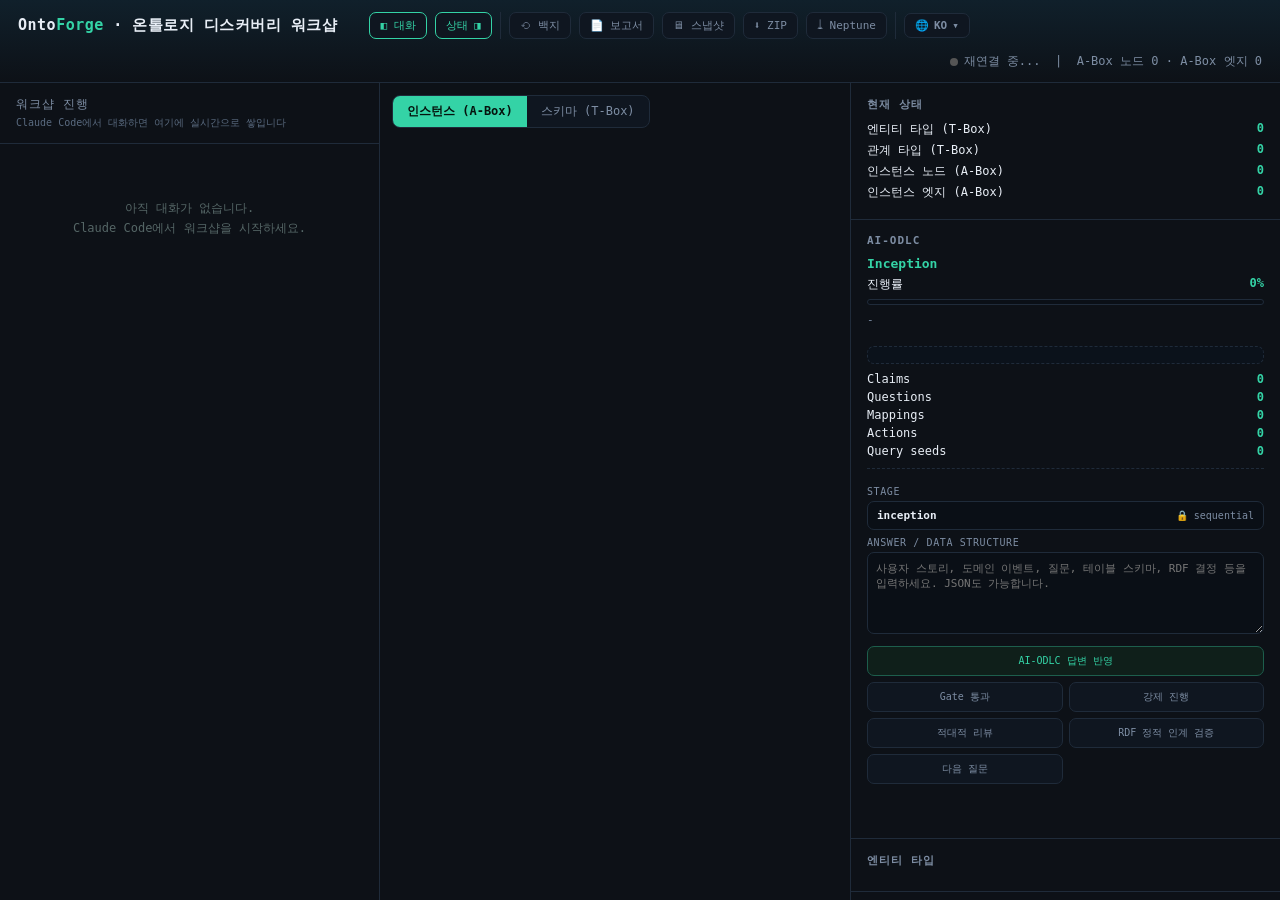
<file: static/index.html>
<!DOCTYPE html>
<html lang="ko">
<head>
<meta charset="UTF-8">
<meta name="viewport" content="width=device-width, initial-scale=1.0">
<title>OntoForge — 온톨로지 디스커버리 워크샵</title>
<script src="/static/vendor/cytoscape-3.30.2.min.js"></script>
<style>
  :root{
    --bg:#0d1117; --panel:#121a24; --line:#1f2b3a; --ink:#e8eef6;
    --muted:#7d8da3; --accent:#34d3a6; --accent2:#5aa9ff; --warn:#f7b955;
    --mono:"JetBrains Mono",ui-monospace,SFMono-Regular,Menlo,monospace;
  }
  *{box-sizing:border-box}
  body{margin:0;background:var(--bg);color:var(--ink);
    font-family:var(--mono);height:100vh;display:flex;flex-direction:column;overflow:hidden}
  header{display:flex;align-items:center;flex-wrap:wrap;gap:14px;padding:12px 18px;
    border-bottom:1px solid var(--line);background:linear-gradient(180deg,#10202b,#0d1117)}
  header .logo{font-weight:700;letter-spacing:.5px;font-size:15px}
  header .logo b{color:var(--accent)}
  header .status{margin-left:auto;font-size:12px;color:var(--muted)}
  header .dot{display:inline-block;width:8px;height:8px;border-radius:50%;
    background:#555;margin-right:6px;vertical-align:middle}
  header .dot.on{background:var(--accent);box-shadow:0 0 8px var(--accent)}
  header .tools{display:flex;gap:8px;margin-left:18px}
  header .tools button{background:#0f1620;border:1px solid var(--line);color:var(--muted);
    font-size:11px;padding:5px 10px;border-radius:7px;cursor:pointer;font-family:var(--mono);
    white-space:nowrap;flex:0 0 auto}
  header .tools button:hover{border-color:var(--accent2);color:var(--ink)}
  header .tools button.on{border-color:var(--accent);color:var(--accent)}
  header .tools .lang-dd{position:relative;align-self:center}
  header .tools .lang-dd>button.trigger{display:inline-flex;align-items:center;gap:5px;
    font-weight:700}
  header .tools .lang-dd .menu{position:absolute;top:calc(100% + 6px);right:0;z-index:60;
    display:none;flex-direction:column;min-width:128px;background:#0f1620;
    border:1px solid var(--line);border-radius:8px;overflow:hidden;
    box-shadow:0 8px 24px rgba(0,0,0,.45)}
  header .tools .lang-dd.open .menu{display:flex}
  header .tools .lang-dd .menu button{border:none;border-radius:0;text-align:left;
    padding:9px 12px;font-size:12px;font-weight:600;color:var(--muted);background:transparent}
  header .tools .lang-dd .menu button:hover{background:#16212e;color:var(--ink)}
  header .tools .lang-dd .menu button.on{background:var(--accent);color:#05130d}

  .wrap{flex:1;display:grid;grid-template-columns:minmax(300px,380px) 1fr minmax(360px,430px);min-height:0;
    transition:grid-template-columns .18s ease}
  /* 그리드 아이템이 0폭 트랙으로 줄어들 수 있게 + 접힘 시 내용 클립 */
  .feed-col,.center,.right{min-width:0}
  .panel-hidden{overflow:hidden !important;border:0 !important}

  /* ---- 좌측: 진행 피드 ---- */
  .feed-col{border-right:1px solid var(--line);display:flex;flex-direction:column;min-height:0}
  .feed-head{padding:13px 16px;border-bottom:1px solid var(--line)}
  .feed-head .t{font-size:12px;text-transform:uppercase;letter-spacing:1px;color:var(--muted)}
  .feed-head .s{font-size:10px;color:#5a6b80;margin-top:3px}
  #feed{flex:1;overflow:auto;padding:14px 16px;display:flex;flex-direction:column;gap:10px}
  .empty{color:#566;font-size:12px;text-align:center;margin-top:40px;line-height:1.7}

  .item{border:1px solid var(--line);border-radius:10px;padding:10px 12px;background:#0f1620;animation:fade .25s ease}
  @keyframes fade{from{opacity:0;transform:translateY(6px)}to{opacity:1;transform:none}}
  .item .meta{display:flex;align-items:center;gap:8px;font-size:10px;color:var(--muted);margin-bottom:6px}
  .item .meta .ts{margin-left:auto}
  .item .body{font-size:12px;line-height:1.55;white-space:pre-wrap;word-break:break-word}
  .item code{background:#1a2533;padding:1px 5px;border-radius:4px;font-size:11px}
  .item pre{background:#0a0f16;border:1px solid var(--line);border-radius:6px;padding:8px;
    font-size:11px;overflow:auto;margin:6px 0;color:#bcd}
  .tag{font-size:9px;padding:2px 7px;border-radius:20px;border:1px solid var(--line);text-transform:uppercase;letter-spacing:.5px}

  /* kind 별 색 */
  .k-reflect{border-left:3px solid var(--accent)} .k-reflect .tag{color:var(--accent);border-color:#1d5e4c}
  .k-qa{border-left:3px solid var(--accent2)}      .k-qa .tag{color:var(--accent2);border-color:#274a6e}
  .k-chat{border-left:3px solid #6b7a90}
  .k-note,.k-system{border-left:3px solid var(--warn);background:#181410}
  .k-note .tag,.k-system .tag{color:var(--warn);border-color:#5e4a1d}
  .role-customer{color:#ffd9a8} .role-operator{color:#a8d4ff} .role-agent{color:var(--accent)}
  .qa-res{margin-top:6px;font-size:11px}
  .qa-res .cnt{color:var(--accent);font-weight:700;margin-bottom:4px}
  .qa-res .row{background:#0a0f16;border:1px solid var(--line);border-radius:5px;padding:4px 7px;margin-bottom:3px;word-break:break-all}

  /* ---- 가운데: 그래프 ---- */
  #cy{width:100%;height:100%}
  .center{position:relative;min-height:0}
  .toggle{position:absolute;top:12px;left:12px;z-index:5;display:flex;
    background:#0f1620;border:1px solid var(--line);border-radius:8px;overflow:hidden}
  .toggle button{background:none;border:none;color:var(--muted);
    padding:7px 14px;cursor:pointer;font-family:var(--mono);font-size:12px}
  .toggle button.active{background:var(--accent);color:#05130d;font-weight:700}
  .focusbar{position:absolute;top:12px;left:50%;transform:translateX(-50%);z-index:6;
    display:none;align-items:center;gap:10px;background:#0f1f1a;border:1px solid #1d5e4c;
    border-radius:8px;padding:7px 12px;box-shadow:0 4px 18px rgba(0,0,0,.4)}
  .focusbar.on{display:flex}
  .focusbar .fb-dot{width:8px;height:8px;border-radius:50%;background:var(--accent);box-shadow:0 0 8px var(--accent)}
  .focusbar .fb-label{font-size:12px;color:var(--ink)}
  .focusbar button{background:none;border:1px solid #1d5e4c;color:var(--accent);
    font-size:11px;padding:3px 9px;border-radius:6px;cursor:pointer;font-family:var(--mono)}
  .focusbar button:hover{background:#13352b}
  /* QA 카드의 그래프 투영 버튼 */
  .qa-focus-btn{margin-top:8px;background:#0f1f1a;border:1px solid #1d5e4c;color:var(--accent);
    font-size:11px;padding:5px 11px;border-radius:7px;cursor:pointer;font-family:var(--mono)}
  .qa-focus-btn:hover{background:#13352b}

  /* ---- 우측: 스키마 요약 ---- */
  .right{border-left:1px solid var(--line);display:flex;flex-direction:column;min-height:0;overflow:auto}
  .right .sec{padding:14px 16px;border-bottom:1px solid var(--line)}
  .right h3{font-size:11px;text-transform:uppercase;letter-spacing:1px;color:var(--muted);margin:0 0 9px}
  .stat{display:flex;justify-content:space-between;font-size:12px;margin:4px 0}
  .stat b{color:var(--accent)}
  .pill{display:inline-block;padding:3px 9px;border-radius:20px;font-size:11px;
    border:1px solid var(--line);margin:0 4px 5px 0;color:var(--ink);background:#0f1620}
  .pill.r{border-color:#274a6e;color:var(--accent2)}
  .pill.pass{border-color:#1d5e4c;color:var(--accent)}
  .pill.partial{border-color:#5e4a1d;color:var(--warn)}
  .pill.fail{border-color:#5a2730;color:#ff8aa0}
  .dotc{display:inline-block;width:8px;height:8px;border-radius:50%;margin-right:5px;vertical-align:middle}
  .inspector{font-size:12px;color:var(--muted);line-height:1.6}
  .inspector b{color:var(--ink)}
  .odlc-stage{font-size:13px;font-weight:700;color:var(--accent);margin-bottom:5px}
  .odlc-question{font-size:11px;color:var(--muted);line-height:1.5;margin:7px 0 9px}
  .odlc-bar{height:6px;border-radius:99px;background:#0a0f16;border:1px solid var(--line);overflow:hidden;margin:6px 0}
  .odlc-fill{height:100%;background:linear-gradient(90deg,var(--accent),var(--accent2));width:0}
  .odlc-console{margin-top:10px;border-top:1px dashed var(--line);padding-top:10px}
  .odlc-console label,.odlc-console .field-label{display:block;font-size:10px;color:var(--muted);text-transform:uppercase;letter-spacing:.6px;margin:7px 0 4px}
  .odlc-console textarea,.odlc-console select{width:100%;background:#0a0f16;border:1px solid var(--line);
    color:var(--ink);border-radius:7px;font-family:var(--mono);font-size:11px;padding:8px;outline:none}
  .odlc-console textarea{min-height:82px;resize:vertical;line-height:1.45}
  .odlc-console textarea:focus,.odlc-console select:focus{border-color:var(--accent2)}
  .odlc-actions{display:grid;grid-template-columns:1fr 1fr;gap:6px;margin-top:8px}
  .odlc-actions button{background:#0f1620;border:1px solid var(--line);color:var(--muted);
    font-size:10px;padding:7px 8px;border-radius:7px;cursor:pointer;font-family:var(--mono)}
  .odlc-actions button:hover{border-color:var(--accent2);color:var(--ink)}
  .odlc-actions button.primary{grid-column:1 / -1;border-color:#1d5e4c;color:var(--accent);background:#0f1f1a}
  .odlc-status{font-size:10px;color:var(--muted);line-height:1.4;margin-top:7px;min-height:14px}
  .odlc-detail{margin-top:9px;display:grid;gap:6px}
  .odlc-mini{background:#0a0f16;border:1px solid var(--line);border-radius:7px;padding:7px}
  .odlc-mini .k{font-size:9px;color:var(--muted);text-transform:uppercase;letter-spacing:.5px;margin-bottom:3px}
  .odlc-mini .v{font-size:11px;color:var(--ink);line-height:1.4;word-break:break-word}
  .odlc-mini .meta{font-size:10px;color:var(--muted);margin-top:3px}
  .odlc-mini .status{float:right;border-radius:99px;padding:1px 6px;border:1px solid var(--line);font-size:9px}
  .odlc-mini .status.verified,.odlc-mini .status.pass,.odlc-mini .status.validated_static,.odlc-mini .status.available,.odlc-mini .status.confirmed{border-color:#1d5e4c;color:var(--accent)}
  .odlc-mini .status.missing,.odlc-mini .status.failed,.odlc-mini .status.fail,.odlc-mini .status.conflicting,.odlc-mini .status.needs_fix{border-color:#5a2730;color:#ff8aa0}
  .odlc-mini .status.unknown,.odlc-mini .status.partial,.odlc-mini .status.warning,.odlc-mini .status.stale,.odlc-mini .status.unproven,.odlc-mini .status.candidate{border-color:#5e4a1d;color:var(--warn)}
  .odlc-mini .status.assumed,.odlc-mini .status.revision_requested,.odlc-mini .status.missing_evidence{border-color:#5e4a1d;color:var(--warn)}
  .odlc-mini .status.rejected,.odlc-mini .status.resolved,.odlc-mini .status.out_of_scope{border-color:#435164;color:#9babc0}
  button:focus-visible,select:focus-visible,textarea:focus-visible,a:focus-visible{outline:2px solid var(--accent2);outline-offset:2px}
  button:disabled{opacity:.45;cursor:wait;filter:saturate(.5)}
  .stage-lock{display:flex;justify-content:space-between;align-items:center;gap:8px;padding:7px 9px;
    border:1px solid var(--line);border-radius:7px;background:#0a0f16;font-size:10px;color:var(--muted)}
  .stage-lock strong{color:var(--ink);font-size:11px}
  .gate-list{display:grid;gap:5px;margin:8px 0}
  .gate-row{width:100%;display:grid;grid-template-columns:1fr auto;gap:8px;align-items:center;text-align:left;
    padding:7px 8px;background:#0a0f16;border:1px solid var(--line);border-radius:7px;color:var(--ink);
    font-family:var(--mono);font-size:10px;cursor:pointer}
  .gate-row.current{border-color:var(--accent2);box-shadow:inset 3px 0 0 var(--accent2)}
  .gate-row .gate-state{font-size:9px;text-transform:uppercase;color:var(--muted)}
  .gate-row.pass .gate-state{color:var(--accent)} .gate-row.fail .gate-state{color:#ff8aa0}
  .gate-row.partial .gate-state{color:var(--warn)}
  .gate-detail{padding:8px;border:1px dashed var(--line);border-radius:7px;background:#0b121b;margin-bottom:8px}
  .gate-detail-title{font-size:10px;color:var(--accent2);margin-bottom:6px}
  .gate-check{display:grid;grid-template-columns:auto 1fr;gap:7px;font-size:10px;line-height:1.4;margin:5px 0;color:var(--muted)}
  .gate-check.pass .mark{color:var(--accent)} .gate-check.fail .mark{color:#ff8aa0}
  .cockpit-tabs{display:flex;gap:4px;overflow-x:auto;padding:2px 0 8px;scrollbar-width:thin}
  .cockpit-tabs button{flex:0 0 auto;background:#0a0f16;border:1px solid var(--line);color:var(--muted);
    border-radius:99px;padding:5px 9px;font-family:var(--mono);font-size:9px;cursor:pointer}
  .cockpit-tabs button.active{border-color:var(--accent);background:#0f1f1a;color:var(--accent)}
  .panel-summary{display:flex;justify-content:space-between;align-items:center;color:var(--muted);font-size:9px;margin-bottom:6px}
  .odlc-card-actions{display:flex;flex-wrap:wrap;gap:4px;margin-top:7px;padding-top:6px;border-top:1px solid var(--line)}
  .odlc-card-actions button{background:#111c28;border:1px solid var(--line);color:var(--muted);font-family:var(--mono);
    font-size:9px;border-radius:5px;padding:4px 6px;cursor:pointer}
  .odlc-card-actions button:hover{border-color:var(--accent2);color:var(--ink)}
  .validation-scope{border-left:3px solid var(--warn);padding:7px 8px;background:#181410;color:#d6c49f;
    font-size:9px;line-height:1.45;margin:7px 0;border-radius:0 6px 6px 0}
  .validation-checks{margin-top:7px;max-height:180px;overflow:auto}
  .report-links{display:flex;gap:8px;flex-wrap:wrap;margin-top:6px}
  .report-links a{font-size:9px;color:var(--accent2)}
  dialog{border:1px solid #3b4b60;border-radius:12px;background:#111923;color:var(--ink);padding:0;
    box-shadow:0 24px 80px rgba(0,0,0,.65);width:min(480px,calc(100vw - 28px))}
  dialog::backdrop{background:rgba(3,7,12,.78);backdrop-filter:blur(3px)}
  .dialog-body{padding:18px}.dialog-body h2{font-size:14px;margin:0 0 6px}.dialog-body p{font-size:10px;color:var(--muted);line-height:1.5}
  .dialog-body label{display:block;font-size:10px;color:var(--muted);margin:12px 0 5px}
  .dialog-body textarea,.dialog-body input{width:100%;background:#090f16;border:1px solid var(--line);color:var(--ink);
    font-family:var(--mono);border-radius:7px;padding:9px;min-height:80px}
  .dialog-actions{display:flex;justify-content:flex-end;gap:7px;margin-top:14px}.dialog-actions button{font-family:var(--mono);
    border-radius:7px;border:1px solid var(--line);padding:7px 11px;background:#0d151f;color:var(--muted);cursor:pointer}
  .dialog-actions .danger{border-color:#7a3441;color:#ff9aaa;background:#231116}
  @media (max-width:1100px){
    body{height:auto;min-height:100vh;overflow:auto}.wrap{grid-template-columns:minmax(280px,34vw) 1fr;grid-template-rows:minmax(520px,70vh) auto}
    .right{grid-column:1/-1;display:grid;grid-template-columns:minmax(260px,1fr) minmax(360px,1.5fr);border-left:0;border-top:1px solid var(--line);max-height:none}
    .right>.sec:nth-child(n+3){display:none}.center{min-height:520px}
    .right.panel-hidden,.feed-col.panel-hidden{display:none!important}.feed-col.panel-hidden + .center{grid-column:1/-1}
  }
  @media (max-width:720px){
    header{padding:10px;gap:8px}header .status{width:100%;margin-left:0}.tools{margin-left:0!important;overflow-x:auto;max-width:100%}
    .wrap{display:flex;flex-direction:column}.feed-col{height:36vh;min-height:260px;border-right:0;border-bottom:1px solid var(--line)}
    .center{height:55vh;min-height:420px}.right{display:block}.right>.sec:nth-child(n){display:block}.panel-hidden{display:none!important}
    .odlc-actions{grid-template-columns:1fr}.odlc-actions button.primary{grid-column:auto}.toggle{max-width:calc(100% - 24px)}
  }
  @media (prefers-reduced-motion:reduce){*{animation-duration:.01ms!important;transition-duration:.01ms!important;scroll-behavior:auto!important}}
</style>
</head>
<body>
<header>
  <div class="logo">Onto<b>Forge</b> · <span data-i18n="subtitle">온톨로지 디스커버리 워크샵</span></div>
  <div class="tools">
    <button id="btnLeft" onclick="togglePanel('left')" data-i18n="btnFeed" data-i18n-title="ttFeed" title="대화 피드 접기/펴기">◧ 대화</button>
    <button id="btnRight" onclick="togglePanel('right')" data-i18n="btnState" data-i18n-title="ttState" title="상태창 접기/펴기">상태 ◨</button>
    <span style="width:1px;background:var(--line);align-self:stretch"></span>
    <!--SRVBTNS-->
      <button onclick="resetGraph(this)" data-i18n="btnReset" data-i18n-title="ttReset" title="백지에서 시작">⟲ <span data-i18n="btnResetT">백지</span></button>
      <button onclick="exportReport(this)" data-i18n-title="ttReport" title="보고서 생성 후 새 탭에서 열기">📄 <span data-i18n="btnReport">보고서</span></button>
    <button onclick="openSnapshot()" data-i18n-title="ttSnap" title="대화·그래프·상태를 담은 단독 실행 HTML 열기">🖥 <span data-i18n="btnSnap">스냅샷</span></button>
      <button onclick="downloadZip(this)" data-i18n-title="ttZip" title="보고서+스냅샷+Neptune 묶음 ZIP 다운로드">⬇ ZIP</button>
      <button onclick="exportNeptune(this)" data-i18n-title="ttNeptune" title="Neptune 익스포트">⤓ Neptune</button>
    <!--/SRVBTNS-->
    <span style="width:1px;background:var(--line);align-self:stretch"></span>
    <span class="lang-dd" id="langDd">
      <button class="trigger" onclick="toggleLangMenu(event)" title="언어 / Language / 言語">🌐 <span id="langCur">KO</span> ▾</button>
      <span class="menu">
        <button id="lgko" onclick="setLang('ko')">한국어 · KO</button>
        <button id="lgen" onclick="setLang('en')">English · EN</button>
        <button id="lgja" onclick="setLang('ja')">日本語 · JA</button>
      </span>
    </span>
  </div>
  <div class="status"><span class="dot" id="dot"></span><span id="conn" data-i18n="connWaiting">연결 대기</span>
    &nbsp;|&nbsp; <span data-i18n="lblNodes">A-Box 노드</span> <span id="nc">0</span> · <span data-i18n="lblEdges">A-Box 엣지</span> <span id="ec">0</span></div>
</header>

<div class="wrap">
  <!-- 좌측: 진행 피드 (Claude Code가 푸시) -->
  <section class="feed-col">
    <div class="feed-head">
      <div class="t" data-i18n="feedTitle">워크샵 진행</div>
      <div class="s" data-i18n="feedSub">Claude Code에서 대화하면 여기에 실시간으로 쌓입니다</div>
    </div>
    <div id="feed"><div class="empty">아직 대화가 없습니다.<br>Claude Code에서 워크샵을 시작하세요.</div></div>
  </section>

  <!-- 가운데: 라이브 그래프 -->
  <main class="center">
    <div class="toggle">
      <button id="tA" class="active" onclick="setView('abox')" data-i18n="tabAbox">인스턴스 (A-Box)</button>
      <button id="tT" onclick="setView('tbox')" data-i18n="tabTbox">스키마 (T-Box)</button>
    </div>
    <div class="focusbar" id="focusbar">
      <span class="fb-dot"></span>
      <span class="fb-label" id="fbLabel"></span>
      <button onclick="clearFocus()" data-i18n="btnShowAll">✕ 전체 보기</button>
    </div>
    <div id="cy"></div>
  </main>

  <!-- 우측: 현재 그래프 요약 -->
  <aside class="right" aria-label="AI-ODLC workshop cockpit">
    <div class="sec">
      <h3 data-i18n="hCurrent">현재 상태</h3>
      <div class="stat"><span data-i18n="sEnt">엔티티 타입 (T-Box)</span><b id="nEnt">0</b></div>
      <div class="stat"><span data-i18n="sRel">관계 타입 (T-Box)</span><b id="nRel">0</b></div>
      <div class="stat"><span data-i18n="sNode">인스턴스 노드 (A-Box)</span><b id="nNode">0</b></div>
      <div class="stat"><span data-i18n="sEdge">인스턴스 엣지 (A-Box)</span><b id="nEdge">0</b></div>
    </div>
    <div class="sec">
      <h3 data-i18n="hWorkflow">AI-ODLC</h3>
      <div id="workflowBox">
        <div class="odlc-stage" id="wfStage">Inception</div>
        <div class="stat"><span data-i18n="wfProgress">진행률</span><b id="wfProgress">0%</b></div>
        <div class="odlc-bar"><div class="odlc-fill" id="wfFill"></div></div>
        <div class="odlc-question" id="wfQuestion" aria-live="polite">-</div>
        <div class="gate-list" id="wfGates"></div>
        <div class="gate-detail" id="wfGateDetail"></div>
        <div class="stat"><span data-i18n="wfClaims">Claims</span><b id="wfClaims">0</b></div>
        <div class="stat"><span data-i18n="wfQuestions">Questions</span><b id="wfQuestions">0</b></div>
        <div class="stat"><span data-i18n="wfMappings">Mappings</span><b id="wfMappings">0</b></div>
        <div class="stat"><span data-i18n="wfActions">Actions</span><b id="wfActions">0</b></div>
        <div class="stat"><span data-i18n="wfQueries">Query seeds</span><b id="wfQueries">0</b></div>
        <div class="odlc-console">
          <span class="field-label" id="wfStageLabel" data-i18n="wfStageInput">stage (read-only)</span>
          <div class="stage-lock" role="status" aria-labelledby="wfStageLabel"><strong id="wfStageLocked">inception</strong><span>🔒 sequential</span></div>
          <label for="wfAnswer" data-i18n="wfAnswerInput">answer / data structure</label>
          <textarea id="wfAnswer" data-i18n-placeholder="wfAnswerPh" placeholder="사용자 스토리, 도메인 이벤트, 질문, 테이블 스키마, RDF 결정 등을 입력하세요. JSON도 가능합니다."></textarea>
          <div class="odlc-actions">
            <button class="primary async-action" onclick="submitWorkflowAnswer(this)" data-i18n="wfSubmit">AI-ODLC 답변 반영</button>
            <button class="async-action" onclick="advanceWorkflow(false,this)" data-i18n="wfAdvance">Gate 통과</button>
            <button class="async-action" onclick="openForceDialog()" data-i18n="wfForce">강제 진행</button>
            <button class="async-action" onclick="reviewWorkflow(this)" data-i18n="wfReview">적대적 리뷰</button>
            <button class="async-action" onclick="validateWorkflow(this)" data-i18n="wfValidate">RDF 정적 검증</button>
            <button class="async-action" onclick="refreshNextQuestion(this)" data-i18n="wfNextQ">다음 질문</button>
          </div>
          <div class="odlc-status" id="wfStatus" role="status" aria-live="polite"></div>
        </div>
        <div class="cockpit-tabs" id="wfTabs" role="tablist" aria-label="Workflow evidence panels"></div>
        <div class="odlc-detail" id="wfDetail"></div>
      </div>
    </div>
    <div class="sec"><h3 data-i18n="hEnt">엔티티 타입</h3><div id="ents"></div></div>
    <div class="sec"><h3 data-i18n="hRel">관계 타입</h3><div id="rels"></div></div>
    <div class="sec" style="flex:1"><h3 data-i18n="hInsp">노드 인스펙터</h3>
      <div class="inspector" id="insp" data-i18n="inspEmpty">노드를 클릭하면 속성이 표시됩니다.</div></div>
  </aside>
</div>

<dialog id="forceDialog" aria-labelledby="forceTitle">
  <form method="dialog" class="dialog-body" onsubmit="return false">
    <h2 id="forceTitle">Force advance with an audit reason</h2>
    <p>Only the next stage is allowed. The reason and bypassed gate names are retained in workflow history and the audit log.</p>
    <label for="forceReason">Reason</label>
    <textarea id="forceReason" required minlength="8" placeholder="Explain the facilitator decision and follow-up ownership."></textarea>
    <div class="dialog-actions">
      <button type="button" onclick="closeForceDialog()">Cancel</button>
      <button type="button" class="danger async-action" onclick="confirmForceAdvance(this)">Force next stage</button>
    </div>
  </form>
</dialog>

<dialog id="decisionDialog" aria-labelledby="decisionTitle">
  <form method="dialog" class="dialog-body" onsubmit="return false">
    <h2 id="decisionTitle">Review evidence</h2>
    <p id="decisionContext"></p>
    <label for="decisionNote">Decision note</label>
    <textarea id="decisionNote" required placeholder="Why is this decision justified?"></textarea>
    <label for="decisionChanges">Revised fields (JSON, for revise/update)</label>
    <textarea id="decisionChanges" placeholder='{"text":"Revised evidence"}'></textarea>
    <label for="decisionOwner">Linked action owner (required to accept high risks/findings)</label>
    <input id="decisionOwner" placeholder="owner or team">
    <div class="dialog-actions">
      <button type="button" onclick="closeDecisionDialog()">Cancel</button>
      <button type="button" class="async-action" onclick="submitDecision(this)">Apply decision</button>
    </div>
  </form>
</dialog>

<script>
let cy, view="abox", lastData={tbox:{entities:{},relations:{}},snapshot:{nodes:[],edges:[]}}, lastWorkflow={};
let activeWorkflowPanel='stories', activeGateName='', pendingDecision=null;
const pendingRequests=new Set();
document.addEventListener('cancel',event=>{
  if(event.target?.id==='forceDialog')document.getElementById('forceReason').value='';
  if(event.target?.id==='decisionDialog')pendingDecision=null;
},true);

// ---- i18n (KO / EN / JA) — UI 문자열만. 엔티티/데이터 라벨은 고객 데이터라 번역 안 함 ----
const I18N={
  ko:{ subtitle:"온톨로지 디스커버리 워크샵",
    btnFeed:"◧ 대화", btnState:"상태 ◨", ttFeed:"대화 피드 접기/펴기", ttState:"상태창 접기/펴기",
    btnReset:"⟲ 백지", btnResetT:"백지", ttReset:"백지에서 시작",
    btnReport:"보고서", ttReport:"보고서 생성 후 새 탭에서 열기",
    btnSnap:"스냅샷", ttSnap:"대화·그래프·상태를 담은 단독 실행 HTML 열기",
    ttZip:"보고서+스냅샷+Neptune 묶음 ZIP 다운로드", ttNeptune:"Neptune 익스포트",
    connWaiting:"연결 대기", connLive:"실시간 연결됨", connRetry:"재연결 중...", connSnap:"정적 스냅샷",
    lblNodes:"A-Box 노드", lblEdges:"A-Box 엣지",
    feedTitle:"워크샵 진행", feedSub:"Claude Code에서 대화하면 여기에 실시간으로 쌓입니다",
    feedEmpty:"아직 대화가 없습니다.<br>Claude Code에서 워크샵을 시작하세요.",
    tabAbox:"인스턴스 (A-Box)", tabTbox:"스키마 (T-Box)", btnShowAll:"✕ 전체 보기",
    hCurrent:"현재 상태", sEnt:"엔티티 타입 (T-Box)", sRel:"관계 타입 (T-Box)", sNode:"인스턴스 노드 (A-Box)", sEdge:"인스턴스 엣지 (A-Box)",
    hWorkflow:"AI-ODLC", wfProgress:"진행률", wfClaims:"Claims", wfQuestions:"Questions", wfMappings:"Mappings", wfActions:"Actions", wfQueries:"Query seeds",
    wfStageInput:"stage", wfAnswerInput:"answer / data structure", wfAnswerPh:"사용자 스토리, 도메인 이벤트, 질문, 테이블 스키마, RDF 결정 등을 입력하세요. JSON도 가능합니다.",
    wfSubmit:"AI-ODLC 답변 반영", wfAdvance:"Gate 통과", wfForce:"강제 진행", wfReview:"적대적 리뷰", wfValidate:"RDF 정적 인계 검증", wfNextQ:"다음 질문",
    wfNeedAnswer:"답변을 입력하세요.", wfSubmitting:"반영 중…", wfDone:"반영 완료", wfAdvancing:"진행 중…", wfReviewing:"리뷰 생성 중…", wfValidating:"정적 검증 중…", wfNexting:"다음 질문 갱신 중…",
    hEnt:"엔티티 타입", hRel:"관계 타입", hInsp:"노드 인스펙터", inspEmpty:"노드를 클릭하면 속성이 표시됩니다.",
    none:"아직 없음", noProps:"(속성 없음)", relation:"관계", type:"타입", rows:"건", focusBtn:"🔍 그래프에서 이 결과만 보기",
    snapshotTitle:"워크샵 스냅샷", readOnlySnapshot:"읽기 전용 스냅샷",
    noSnapshotFeed:"이 스냅샷에 기록된 대화가 없습니다.",
    snapshotUnavailable:"정적 스냅샷에서는 사용할 수 없습니다. 라이브 워크샵 서버에서 실행하세요.",
    roleCustomer:"고객", roleOperator:"운영자", roleAgent:"Claude", roleSystem:"시스템",
    confReset:"그래프를 백지 상태로 초기화할까요? 되돌릴 수 없습니다.",
    repGenTitle:"보고서 생성 중", repGenBody:"잠시만요…",
    repDoneTitle:"보고서 생성 완료", repDoneBody:"새 탭에서 보고서를 엽니다. (exports/report/)",
    nepTitle:"Neptune 익스포트" },
  en:{ subtitle:"Ontology Discovery Workshop",
    btnFeed:"◧ Feed", btnState:"State ◨", ttFeed:"Toggle conversation feed", ttState:"Toggle status panel",
    btnReset:"⟲ Reset", btnResetT:"Reset", ttReset:"Start from blank",
    btnReport:"Report", ttReport:"Generate report and open in a new tab",
    btnSnap:"Snapshot", ttSnap:"Open standalone HTML with feed, graph and state",
    ttZip:"Download ZIP (report + snapshot + Neptune)", ttNeptune:"Neptune export",
    connWaiting:"Waiting…", connLive:"Live", connRetry:"Reconnecting…", connSnap:"Static snapshot",
    lblNodes:"A-Box nodes", lblEdges:"A-Box edges",
    feedTitle:"Workshop Feed", feedSub:"Conversations from Claude Code stream here in real time",
    feedEmpty:"No conversation yet.<br>Start the workshop in Claude Code.",
    tabAbox:"Instances (A-Box)", tabTbox:"Schema (T-Box)", btnShowAll:"✕ Show all",
    hCurrent:"Current State", sEnt:"Entity types (T-Box)", sRel:"Relation types (T-Box)", sNode:"Instance nodes (A-Box)", sEdge:"Instance edges (A-Box)",
    hWorkflow:"AI-ODLC", wfProgress:"Progress", wfClaims:"Claims", wfQuestions:"Questions", wfMappings:"Mappings", wfActions:"Actions", wfQueries:"Query seeds",
    wfStageInput:"stage", wfAnswerInput:"answer / data structure", wfAnswerPh:"Enter a user story, domain event, question, table schema, RDF decision, or JSON payload.",
    wfSubmit:"Apply AI-ODLC answer", wfAdvance:"Pass gate", wfForce:"Force advance", wfReview:"Adversarial review", wfValidate:"Static RDF handoff check", wfNextQ:"Next question",
    wfNeedAnswer:"Enter an answer first.", wfSubmitting:"Applying…", wfDone:"Applied", wfAdvancing:"Advancing…", wfReviewing:"Generating review…", wfValidating:"Running static validation…", wfNexting:"Refreshing next question…",
    hEnt:"Entity types", hRel:"Relation types", hInsp:"Node Inspector", inspEmpty:"Click a node to see its properties.",
    none:"None yet", noProps:"(no properties)", relation:"relation", type:"type", rows:"rows", focusBtn:"🔍 Show only this result",
    snapshotTitle:"Workshop Snapshot", readOnlySnapshot:"Read-only snapshot",
    noSnapshotFeed:"No conversation was recorded in this snapshot.",
    snapshotUnavailable:"This action is unavailable in a static snapshot. Run it from the live workshop server.",
    roleCustomer:"Customer", roleOperator:"Operator", roleAgent:"Claude", roleSystem:"System",
    confReset:"Reset the graph to blank? This cannot be undone.",
    repGenTitle:"Generating report", repGenBody:"One moment…",
    repDoneTitle:"Report ready", repDoneBody:"Opening the report in a new tab. (exports/report/)",
    nepTitle:"Neptune export" },
  ja:{ subtitle:"オントロジー・ディスカバリー・ワークショップ",
    btnFeed:"◧ 会話", btnState:"状態 ◨", ttFeed:"会話フィードの開閉", ttState:"状態パネルの開閉",
    btnReset:"⟲ 初期化", btnResetT:"初期化", ttReset:"白紙から開始",
    btnReport:"レポート", ttReport:"レポートを生成して新しいタブで開く",
    btnSnap:"スナップショット", ttSnap:"会話・グラフ・状態を含む単独HTMLを開く",
    ttZip:"ZIPダウンロード（レポート+スナップショット+Neptune）", ttNeptune:"Neptuneエクスポート",
    connWaiting:"接続待ち", connLive:"リアルタイム接続", connRetry:"再接続中…", connSnap:"静的スナップショット",
    lblNodes:"A-Boxノード", lblEdges:"A-Boxエッジ",
    feedTitle:"ワークショップ進行", feedSub:"Claude Codeでの会話がここにリアルタイムで表示されます",
    feedEmpty:"まだ会話がありません。<br>Claude Codeでワークショップを開始してください。",
    tabAbox:"インスタンス (A-Box)", tabTbox:"スキーマ (T-Box)", btnShowAll:"✕ 全体表示",
    hCurrent:"現在の状態", sEnt:"エンティティ型 (T-Box)", sRel:"リレーション型 (T-Box)", sNode:"インスタンスノード (A-Box)", sEdge:"インスタンスエッジ (A-Box)",
    hWorkflow:"AI-ODLC", wfProgress:"進捗", wfClaims:"Claims", wfQuestions:"Questions", wfMappings:"Mappings", wfActions:"Actions", wfQueries:"Query seeds",
    wfStageInput:"stage", wfAnswerInput:"answer / data structure", wfAnswerPh:"ユーザーストーリー、ドメインイベント、質問、テーブルスキーマ、RDF決定、JSONを入力してください。",
    wfSubmit:"AI-ODLC回答を反映", wfAdvance:"Gate通過", wfForce:"強制進行", wfReview:"敵対的レビュー", wfValidate:"RDF静的引継チェック", wfNextQ:"次の質問",
    wfNeedAnswer:"回答を入力してください。", wfSubmitting:"反映中…", wfDone:"反映完了", wfAdvancing:"進行中…", wfReviewing:"レビュー生成中…", wfValidating:"静的検証中…", wfNexting:"次の質問を更新中…",
    hEnt:"エンティティ型", hRel:"リレーション型", hInsp:"ノードインスペクター", inspEmpty:"ノードをクリックすると属性が表示されます。",
    none:"まだありません", noProps:"(属性なし)", relation:"リレーション", type:"タイプ", rows:"件", focusBtn:"🔍 この結果だけグラフ表示",
    snapshotTitle:"ワークショップスナップショット", readOnlySnapshot:"読み取り専用スナップショット",
    noSnapshotFeed:"このスナップショットに記録された会話はありません。",
    snapshotUnavailable:"静的スナップショットでは使用できません。ライブワークショップサーバーで実行してください。",
    roleCustomer:"顧客", roleOperator:"運営者", roleAgent:"Claude", roleSystem:"システム",
    confReset:"グラフを白紙に初期化しますか？元に戻せません。",
    repGenTitle:"レポート生成中", repGenBody:"少々お待ちください…",
    repDoneTitle:"レポート生成完了", repDoneBody:"新しいタブでレポートを開きます。(exports/report/)",
    nepTitle:"Neptuneエクスポート" },
};
let LANG=(localStorage.getItem("of_lang")||"ko");
if(!I18N[LANG]) LANG="ko";
function t(k){ return (I18N[LANG]&&I18N[LANG][k]) || I18N.ko[k] || k; }
function applyI18n(){
  document.documentElement.lang=LANG;
  document.querySelectorAll("[data-i18n]").forEach(el=>{ el.innerHTML=t(el.getAttribute("data-i18n")); });
  document.querySelectorAll("[data-i18n-title]").forEach(el=>{ el.title=t(el.getAttribute("data-i18n-title")); });
  document.querySelectorAll("[data-i18n-placeholder]").forEach(el=>{ el.placeholder=t(el.getAttribute("data-i18n-placeholder")); });
  ["ko","en","ja"].forEach(l=>{ const b=document.getElementById("lg"+l); if(b) b.classList.toggle("on",l===LANG); });
  const cur=document.getElementById("langCur"); if(cur) cur.textContent=LANG.toUpperCase();
}
function toggleLangMenu(e){ e.stopPropagation(); document.getElementById("langDd").classList.toggle("open"); }
document.addEventListener("click",(e)=>{ const dd=document.getElementById("langDd"); if(dd && !dd.contains(e.target)) dd.classList.remove("open"); });
function setLang(l){
  if(!I18N[l]) return;
  LANG=l; localStorage.setItem("of_lang",l);
  const dd=document.getElementById("langDd"); if(dd) dd.classList.remove("open");
  applyI18n(); setConn(); renderFeed(); updateSummary(); updateWorkflow();
  const insp=document.getElementById("insp"); if(insp&&!lastSelection) insp.innerHTML=t("inspEmpty");
}
function loadLang(){ applyI18n(); }

// 엔티티 타입별 색상 — 파스텔 무지개(빨·주·노·초·파·남·보 + 핑크·청록).
// 등장 순서대로 배정해 색만 보고도 타입을 구분할 수 있게 한다(해시 충돌 없음).
// 그래프와 사이드바가 같은 색을 쓴다.
// 손으로 고른 파스텔 무지개 9색(흔한 경우). 이걸 넘는 타입은 아래 genColor가 무한 생성.
const PALETTE=['#f4a6a6','#ffc488','#ffe08a','#a7e0a4','#92c6f2','#a6acee','#cba6ec','#f4a9d0','#8fded0'];
function hslToHex(h,s,l){ s/=100; l/=100;
  const a=s*Math.min(l,1-l), k=n=>(n+h/30)%12;
  const f=n=>l-a*Math.max(-1,Math.min(k(n)-3,9-k(n),1));
  const to=x=>Math.round(x*255).toString(16).padStart(2,'0');
  return '#'+to(f(0))+to(f(8))+to(f(4)); }
// 인덱스 → 색. 9색 팔레트를 넘으면 황금각(137.5°)으로 색상환을 고르게 돌며 새 파스텔 생성(겹침 없음).
function genColor(i){ return i<PALETTE.length ? PALETTE[i] : hslToHex((i*137.508)%360,58,72); }
const _colorReg={}; let _colorNext=0;
// tbox 엔티티 키 순서대로 색 등록(이미 등록된 건 유지 → 타입이 늘어도 기존 색 고정).
function registerTypes(types){
  (types||[]).forEach(t=>{ if(t && !(t in _colorReg)){ _colorReg[t]=genColor(_colorNext); _colorNext++; } });
}
function colorFor(etype){
  if(!etype) return PALETTE[0];
  if(etype in _colorReg) return _colorReg[etype];
  let h=0; for(const ch of etype) h=(h*31+ch.charCodeAt(0))>>>0;  // 미등록 폴백도 충돌 없는 생성색
  return genColor(h%997);
}
// 파스텔 배경 위 텍스트·테두리용으로 같은 색을 어둡게.
function shade(hex,f){ const n=parseInt(hex.slice(1),16);
  const r=Math.round(((n>>16)&255)*f), g=Math.round(((n>>8)&255)*f), b=Math.round((n&255)*f);
  return '#'+((1<<24)+(r<<16)+(g<<8)+b).toString(16).slice(1); }
function inkFor(etype){ return shade(colorFor(etype),0.38); }   // 라벨 글자색
function ringFor(etype){ return shade(colorFor(etype),0.62); }  // 테두리색
function edgeLabel(ele){
  const l=ele.data('label')||'', p=ele.data('props')||{};
  const ps=Object.entries(p).map(([k,v])=>`${k}=${v}`).join(', ');
  return ps? `${l} · ${ps}` : l;
}

const style=[
  {selector:'node',style:{
    'background-color':ele=>colorFor(ele.data('etype')),'background-opacity':1,
    'border-color':ele=>ringFor(ele.data('etype')),'border-width':2,
    'label':'data(label)','color':ele=>inkFor(ele.data('etype')),
    'font-family':'-apple-system,"Apple SD Gothic Neo","Noto Sans KR",sans-serif',
    'font-size':'11px','font-weight':'bold',
    'text-valign':'center','text-halign':'center','width':48,'height':48,
    'text-outline-color':'#ffffff','text-outline-opacity':0.55,'text-outline-width':1.6,
    'text-max-width':'72px','text-wrap':'wrap'}},
  {selector:'node.wf-confirmed',style:{'border-color':'#34d3a6','border-width':4}},
  {selector:'node.wf-assumed',style:{'border-color':'#f7b955','border-width':4,'border-style':'dashed'}},
  {selector:'node.wf-conflicting',style:{'border-color':'#ff6b7d','border-width':5,'border-style':'double'}},
  {selector:'node.wf-missing',style:{'border-color':'#8b98aa','border-width':4,'border-style':'dotted','background-opacity':.48}},
  {selector:'node[type="tbox"]',style:{'shape':'round-rectangle','width':108,'height':42,
    'background-color':ele=>colorFor(ele.data('etype')),'background-opacity':0.9,
    'border-color':ele=>ringFor(ele.data('etype')),'border-width':2,
    'color':ele=>inkFor(ele.data('etype'))}},
  {selector:'edge',style:{'width':2,'line-color':'#3a506b','target-arrow-color':'#3a506b',
    'target-arrow-shape':'triangle','curve-style':'bezier','label':edgeLabel,
    'font-size':'9px','color':'#aebcd0','text-rotation':'autorotate','text-background-color':'#0d1117','text-background-opacity':0.92,'text-background-padding':3}},
  {selector:'edge.wf-confirmed',style:{'line-color':'#34d3a6','target-arrow-color':'#34d3a6','width':4}},
  {selector:'edge.wf-assumed',style:{'line-color':'#f7b955','target-arrow-color':'#f7b955','line-style':'dashed','width':3}},
  {selector:'edge.wf-conflicting',style:{'line-color':'#ff6b7d','target-arrow-color':'#ff6b7d','line-style':'dashed','width':5}},
  {selector:'edge.wf-missing',style:{'line-color':'#8b98aa','target-arrow-color':'#8b98aa','line-style':'dotted','opacity':.58}},
  {selector:'.hl',style:{'border-color':'#f7b955','border-width':3,'line-color':'#f7b955','target-arrow-color':'#f7b955'}},
  /* 초점(focus): 매칭된 노드만 강조, 나머지는 흐리게 / 숨김 */
  {selector:'.focus',style:{'border-color':'#ffffff','border-width':4,
    'background-opacity':1,'z-index':99}},
  {selector:'.dim',style:{'opacity':0.1}},
  {selector:'.hidden',style:{'display':'none'}}
];

let lastSelection=null;   // 인스펙터에 표시 중인 노드/엣지(언어 전환 시 빈 안내 유지용)
function initCy(){
  loadLang();   // 라이브·스냅샷 공통 진입점에서 UI 문자열 적용
  cy=cytoscape({container:document.getElementById('cy'),style,
    layout:{name:'cose',animate:true,animationDuration:400},wheelSensitivity:0.2});
  cy.on('tap','node',e=>{
    const d=e.target.data();
    lastSelection={kind:'node',d};
    const props=Object.entries(d.props||{}).map(([k,v])=>`${esc(k)}: <b>${esc(v)}</b>`).join('<br>')||t('noProps');
    const links=workflowLinksFor(d.etype, d.label);
    document.getElementById('insp').innerHTML=
      `<b>${esc(d.label)}</b> · <span style="color:${colorFor(d.etype)}">${esc(d.etype||t('type'))}</span><br>`+
      props + links;
  });
  // 엣지 클릭 → 관계 속성(점수 등) 표시
  cy.on('tap','edge',e=>{
    const d=e.target.data();
    lastSelection={kind:'edge',d};
    const props=Object.entries(d.props||{}).map(([k,v])=>`${esc(k)}: <b>${esc(v)}</b>`).join('<br>')||t('noProps');
    const links=workflowLinksFor(d.label, d.label);
    document.getElementById('insp').innerHTML=
      `<b style="color:var(--accent2)">${esc(d.label)}</b> <span style="color:var(--muted)">${t('relation')}</span><br>`+
      `<span style="color:var(--muted)">${esc((d.source||'').split(':').pop())} → ${esc((d.target||'').split(':').pop())}</span><br>`+props+links;
    cy.elements().removeClass('hl'); e.target.addClass('hl');
  });
  cy.on('tap',e=>{ if(e.target===cy) cy.elements().removeClass('hl'); });
}

// ---- 초점(focus): 쿼리 답을 그래프 위에 직접 투영 ----
// ids = 시각화 노드 id 목록("{etype}:{pk}"). isolate=나머지 숨김, clear=해제.
let focusState=null;   // {ids:[...], label:''}
function applyFocus(ids,label){
  if(!cy) return;
  if(view!=='abox'){ setView('abox'); }   // 초점은 인스턴스(A-Box) 기준
  focusState={ids:ids.slice(), label:label||''};
  const set=new Set(ids);
  cy.batch(()=>{
    cy.elements().removeClass('focus dim hidden');
    cy.nodes().forEach(n=>{
      if(set.has(n.id())) n.addClass('focus');
      else n.addClass('hidden');
    });
    // 양 끝이 모두 보이는 엣지만 노출
    cy.edges().forEach(e=>{
      if(set.has(e.data('source')) && set.has(e.data('target'))) e.removeClass('hidden');
      else e.addClass('hidden');
    });
  });
  const fb=document.getElementById('focusbar');
  document.getElementById('fbLabel').textContent=label||`${ids.length}개 노드`;
  fb.classList.add('on');
  const vis=cy.elements(':visible');
  if(vis.length){
    cy.layout({name:'cose',animate:true,animationDuration:450,fit:true,padding:40,
      eles:vis}).run();
  }
}
function clearFocus(){
  focusState=null;
  if(cy){
    cy.batch(()=>cy.elements().removeClass('focus dim hidden'));
    cy.layout({name:'cose',animate:true,animationDuration:400}).run();
  }
  document.getElementById('focusbar').classList.remove('on');
}

function setView(v){
  view=v;
  document.getElementById('tA').classList.toggle('active',v==='abox');
  document.getElementById('tT').classList.toggle('active',v==='tbox');
  render();
}

function render(){
  registerTypes(Object.keys(lastData.tbox.entities||{}));  // tbox 순서대로 색 고정
  const els=[];
  if(view==='abox'){
    lastData.snapshot.nodes.forEach(n=>els.push(n));
    lastData.snapshot.edges.forEach(e=>els.push(e));
  }else{
    const ents=lastData.tbox.entities||{}, rels=lastData.tbox.relations||{};
    Object.keys(ents).forEach(k=>els.push({data:{id:k,label:k,type:'tbox',etype:k,props:ents[k].properties}}));
    Object.values(rels).forEach(r=>els.push({data:{id:r.name+':'+r.src+r.dst,
      source:r.src,target:r.dst,label:r.name+' ('+(r.cardinality||'N:M')+')'}}));
  }
  cy.elements().remove();
  cy.add(els);
  cy.layout({name:'cose',animate:true,animationDuration:400}).run();
  updateSummary();
  updateWorkflow();
  // 그래프가 갱신돼도 진행 중이던 초점은 유지
  if(focusState && view==='abox') applyFocus(focusState.ids, focusState.label);
}

function workflowStatusForElement(primary,secondary){
  const wf=lastWorkflow||{};const key=String(primary||'').toLowerCase();const alt=String(secondary||'').toLowerCase();
  const rank={conflicting:5,missing_evidence:4,requires_data_mapping:4,missing:4,unknown:4,assumed:3,partial:3,candidate:2,confirmed:1};let chosen='';let score=-1;
  ['model_candidates','field_mappings','claims'].forEach(collection=>(wf[collection]||[]).forEach(item=>{
    const exact=[item.name,item.source_element,String(item.target||'').split('.')[0]].filter(Boolean).map(v=>String(v).toLowerCase());
    const tokens=String(item.text||'').toLowerCase().split(/[^\p{L}\p{N}_]+/u).filter(Boolean);
    if(!((key&&(exact.includes(key)||tokens.includes(key)))||(alt&&(exact.includes(alt)||tokens.includes(alt)))))return;
    const status=item.status||item.readiness||'candidate';const normalized=['accepted','verified','available'].includes(status)?'confirmed':status;const next=rank[normalized]??-1;if(next>score){chosen=normalized;score=next;}
  }));return chosen;
}
function workflowStateClass(status){
  if(status==='confirmed'||status==='accepted')return 'wf-confirmed';
  if(status==='assumed'||status==='candidate')return 'wf-assumed';
  if(status==='conflicting')return 'wf-conflicting';
  if(['missing_evidence','requires_data_mapping','missing','unknown'].includes(status))return 'wf-missing';
  return '';
}
function applyGraphWorkflowStates(wf){
  if(!cy)return;cy.elements().forEach(element=>{
    element.removeClass('wf-confirmed wf-assumed wf-conflicting wf-missing');
    const primary=element.isNode()?element.data('etype'):String(element.data('label')||'').split(' ')[0];
    const status=workflowStatusForElement(primary,element.data('label'));
    const stateClass=workflowStateClass(status);if(stateClass)element.addClass(stateClass);
  });
}

function updateSummary(){
  const ents=lastData.tbox.entities||{}, rels=lastData.tbox.relations||{};
  const nn=lastData.snapshot.nodes.length, ne=lastData.snapshot.edges.length;
  document.getElementById('nc').textContent=nn;
  document.getElementById('ec').textContent=ne;
  document.getElementById('nNode').textContent=nn;
  document.getElementById('nEdge').textContent=ne;
  document.getElementById('nEnt').textContent=Object.keys(ents).length;
  document.getElementById('nRel').textContent=Object.keys(rels).length;
  document.getElementById('ents').innerHTML=
    Object.keys(ents).map(k=>`<span class="pill"><span class="dotc" style="background:${colorFor(k)}"></span>${esc(k)}</span>`).join('')
    ||`<span style="color:var(--muted);font-size:11px">${t('none')}</span>`;
  document.getElementById('rels').innerHTML=
    Object.values(rels).map(r=>`<span class="pill r">${esc(r.name)}</span>`).join('')
    ||`<span style="color:var(--muted);font-size:11px">${t('none')}</span>`;
}

function updateWorkflow(){
  const wf=lastWorkflow||{};
  const progress=wf.progress||{};
  const percent=Number(progress.percent||0);
  const stage=document.getElementById('wfStage');
  if(stage) stage.textContent=wf.stage_label||wf.current_stage||'Inception';
  const p=document.getElementById('wfProgress');
  if(p) p.textContent=`${percent}%`;
  const fill=document.getElementById('wfFill');
  if(fill) fill.style.width=Math.max(0,Math.min(100,percent))+'%';
  const q=document.getElementById('wfQuestion');
  if(q) q.textContent=wf.active_question||'-';
  const gates=document.getElementById('wfGates');
  if(gates){
    const entries=Object.entries(wf.gates||{});
    if(!activeGateName || !(activeGateName in (wf.gates||{}))) activeGateName=wf.current_stage||entries[0]?.[0]||'';
    gates.innerHTML=entries.slice(0,8).map(([name,g])=>{
      const status=(g&&g.status)||'fail';
      const current=name===wf.current_stage?' current':'';
      return `<button class="gate-row ${esc(status)}${current}" type="button" onclick="selectGate('${esc(name)}')" aria-pressed="${name===activeGateName}"><span>${esc(name)}</span><span class="gate-state">${esc(status)}</span></button>`;
    }).join('') || `<span style="color:var(--muted);font-size:11px">${t('none')}</span>`;
  }
  renderGateDetail(wf);
  const set=(id,val)=>{const el=document.getElementById(id); if(el) el.textContent=val;};
  set('wfClaims',(wf.claims||[]).length);
  set('wfQuestions',(wf.competency_questions||[]).length);
  set('wfMappings',(wf.field_mappings||[]).length);
  set('wfActions',(wf.action_items||[]).length);
  set('wfQueries',(wf.validation_queries||[]).length);
  set('wfStageLocked',wf.current_stage||'inception');
  const status=document.getElementById('wfStatus');
  if(status && wf.last_validation && wf.last_validation.summary){
    status.textContent=wf.last_validation.summary;
  }else if(status && wf.last_extraction && wf.last_extraction.summary){
    status.textContent=wf.last_extraction.summary;
  }
  renderWorkflowTabs(wf);
  renderWorkflowDetail(wf);
  applyGraphWorkflowStates(wf);
}

function selectGate(name){activeGateName=name;updateWorkflow();}

function renderGateDetail(wf){
  const box=document.getElementById('wfGateDetail');
  if(!box)return;
  const name=activeGateName||wf.current_stage;
  const gate=(wf.gates||{})[name]||{};
  const checks=gate.checks||[];
  box.innerHTML=`<div class="gate-detail-title">${esc(name||'gate')} · ${esc(gate.status||'unknown')}</div>`+
    (checks.map(c=>{const evidence=c.evidence&&Object.keys(c.evidence).length?`<div class="meta">${esc(JSON.stringify(c.evidence))}</div>`:'';return `<div class="gate-check ${esc(c.status||'fail')}"><span class="mark">${c.status==='pass'?'✓':'×'}</span><span><b>${esc(c.id||'check')}</b><br>${esc(c.requirement||'')}${evidence}</span></div>`;}).join('')||`<div class="gate-check fail"><span class="mark">×</span><span>${esc((gate.missing||[]).join(', ')||t('none'))}</span></div>`);
}

const WORKFLOW_PANELS={
  stories:['user_stories','claims'],events:['domain_events'],questions:['competency_questions','validation_queries'],
  model:['model_candidates'],data:['data_sources','field_mappings'],review:['review_findings','assumptions','contradictions','risks'],actions:['action_items']
};
function renderWorkflowTabs(wf){
  const box=document.getElementById('wfTabs');if(!box)return;
  box.innerHTML=Object.entries(WORKFLOW_PANELS).map(([name,collections])=>{
    const count=collections.reduce((n,key)=>n+(wf[key]||[]).length,0);
    return `<button type="button" role="tab" id="wfTab-${esc(name)}" aria-controls="wfDetail" tabindex="${name===activeWorkflowPanel?'0':'-1'}" class="${name===activeWorkflowPanel?'active':''}" aria-selected="${name===activeWorkflowPanel}" onclick="selectWorkflowPanel('${name}')">${esc(name)} · ${count}</button>`;
  }).join('');
}
function selectWorkflowPanel(name,focus=false){if(WORKFLOW_PANELS[name]){activeWorkflowPanel=name;updateWorkflow();if(focus)document.getElementById(`wfTab-${name}`)?.focus();}}
document.addEventListener('keydown',event=>{
  const current=event.target?.closest?.('[role="tab"]');if(!current)return;
  const names=Object.keys(WORKFLOW_PANELS);const index=names.indexOf(activeWorkflowPanel);
  if(event.key==='ArrowRight'||event.key==='ArrowLeft'){
    event.preventDefault();const delta=event.key==='ArrowRight'?1:-1;
    selectWorkflowPanel(names[(index+delta+names.length)%names.length],true);
  }else if(event.key==='Home'||event.key==='End'){
    event.preventDefault();selectWorkflowPanel(event.key==='Home'?names[0]:names[names.length-1],true);
  }
});

function evidenceTitle(collection,item){
  if(collection==='user_stories')return `${item.actor||'-'} → ${item.goal||'-'}`;
  if(collection==='domain_events')return item.name||item.text||'-';
  if(collection==='competency_questions')return item.question||item.text||'-';
  if(collection==='validation_queries')return `${item.language||''}: ${item.question||item.question_id||'-'}`;
  if(collection==='model_candidates')return `${item.kind||'model'} · ${item.name||'-'}`;
  if(collection==='data_sources')return `${item.type||'source'} · ${item.name||'-'}`;
  if(collection==='field_mappings')return `${item.source||'-'}.${item.source_field||'-'} → ${item.target||'-'}`;
  return item.text||item.name||item.id||'-';
}
function evidenceMeta(collection,item){
  const parts=[];
  if(item.priority)parts.push(`priority ${item.priority}`);if(item.severity)parts.push(`severity ${item.severity}`);
  if(item.owner)parts.push(`owner ${item.owner}`);if(item.freshness)parts.push(`freshness ${item.freshness}`);
  if(item.verification_freshness)parts.push(`verification ${item.verification_freshness}`);if(item.verification_relevance)parts.push(`relevance ${item.verification_relevance}`);
  if(item.expected_answer_shape)parts.push(`shape ${(item.expected_answer_shape||[]).join(', ')}`);
  if(item.category)parts.push(item.category);if(item.merge_conflicts?.length)parts.push(`${item.merge_conflicts.length} merge conflict`);
  return parts.join(' · ');
}
function decisionActions(collection,item,index){
  if(!['claims','assumptions','contradictions','review_findings','risks','action_items'].includes(collection))return '';
  const terminal=['resolved','rejected','out_of_scope'].includes(item.status);
  if(terminal)return `<div class="odlc-card-actions"><button type="button" data-collection="${esc(collection)}" data-index="${index}" data-action="update" onclick="openDecisionFromButton(this)">edit</button><button type="button" data-collection="${esc(collection)}" data-index="${index}" data-action="revise" onclick="openDecisionFromButton(this)">revise</button></div>`;
  const actions=collection==='action_items'
    ?['confirm','start','resolve','reject','revise']
    :collection==='claims'||collection==='review_findings'
      ?['confirm','reject','revise','resolve']
      :['confirm','accept','reject','revise','resolve'];
  return `<div class="odlc-card-actions">${actions.map(a=>`<button type="button" data-collection="${esc(collection)}" data-index="${index}" data-action="${a}" onclick="openDecisionFromButton(this)">${a}</button>`).join('')}</div>`;
}

function renderWorkflowDetail(wf){
  const box=document.getElementById('wfDetail');
  if(!box) return;
  const cards=[];
  if(activeWorkflowPanel==='actions' && wf.last_validation && wf.last_validation.status){
    const c=wf.last_validation.counts||{};
    const approval=wf.last_validation.handoff_approval||'not_approved';
    const vst=wf.last_validation.freshness==='stale'?'stale':approval==='approved'?wf.last_validation.status:'warning';
    const checks=(wf.last_validation.checks||[]).map(ch=>`<div class="gate-check ${esc(ch.status||'fail')}"><span class="mark">${ch.status==='pass'?'✓':ch.status==='warning'?'!':'×'}</span><span>${esc(ch.message||ch.id||'')}</span></div>`).join('');
    const urls=wf.last_validation.report_urls||{};
    const links=Object.entries(urls).map(([name,url])=>`<a href="${esc(url)}${authQuery()}" target="_blank" rel="noopener">${esc(name)}</a>`).join('');
    cards.push(`<div class="odlc-mini"><span class="status ${esc(vst)}">${esc(vst)}</span><div class="k">RDF handoff static validation</div><div class="v">${esc(wf.last_validation.summary||'-')}</div><div class="meta">source ${wf.last_validation.freshness||'unknown'} · handoff ${esc(approval)} · ${c.passed||0} pass · ${c.warnings||0} warning · ${c.failed||0} fail</div><div class="validation-scope">Structural seed check only. SPARQL was not executed and SHACL engine conformance was not evaluated. A pass approves handoff only when its RDF input fingerprint matches the packaged bundle.</div><div class="validation-checks">${checks}</div><div class="report-links">${links}</div></div>`);
  }
  if(activeWorkflowPanel==='actions' && wf.handoff_manifest && wf.handoff_manifest.status){
    const manifest=wf.handoff_manifest;const urls=manifest.artifact_urls||{};
    const links=Object.entries(urls).map(([name,url])=>`<a href="${esc(url)}${authQuery()}" target="_blank" rel="noopener">${esc(name)}</a>`).join('');
    const artifactGate=((wf.gates||{}).validation_handoff?.checks||[]).find(ch=>ch.id==='handoff.artifacts')||{};
    const manifestStatus=artifactGate.status==='pass'?'current':'stale';
    cards.push(`<div class="odlc-mini"><span class="status ${manifestStatus}">${manifestStatus}</span><div class="k">handoff artifact manifest</div><div class="v">${Object.keys(manifest.artifacts||{}).length} recorded artifact(s)</div><div class="meta">generated ${esc(manifest.generated_at||'-')} · report / snapshot / Neptune / RDF / ZIP</div><div class="report-links">${links}</div></div>`);
  }
  (WORKFLOW_PANELS[activeWorkflowPanel]||[]).forEach(collection=>{
    (wf[collection]||[]).forEach((item,index)=>cards.push(miniCard(collection,evidenceTitle(collection,item),item.effective_status||item.status||item.readiness||item.query_readiness||'candidate',evidenceMeta(collection,item),decisionActions(collection,item,index))));
  });
  box.setAttribute('role','tabpanel');box.setAttribute('aria-labelledby',`wfTab-${activeWorkflowPanel}`);
  box.innerHTML=`<div class="panel-summary"><span>${esc(activeWorkflowPanel)} evidence</span><span>${cards.length} item(s)</span></div>`+(cards.join('') || `<div class="odlc-mini"><div class="k">evidence</div><div class="v">${t('none')}</div></div>`);
}

function miniCard(kind,value,status,meta,actions=''){
  const st=String(status||'candidate');
  return `<div class="odlc-mini"><span class="status ${esc(st)}">${esc(st)}</span><div class="k">${esc(kind)}</div><div class="v">${esc(value)}</div>${meta?`<div class="meta">${esc(meta)}</div>`:''}${actions}</div>`;
}

function workflowLinksFor(primary, secondary){
  const wf=lastWorkflow||{};
  const key=String(primary||'').toLowerCase();
  const alt=String(secondary||'').toLowerCase();
  if(!key && !alt) return '';
  const hits=[];
  const scan=(items,label,fields)=>{
    (items||[]).forEach(item=>{
      const hay=fields.map(f=>item[f]).filter(Boolean).join(' ').toLowerCase();
      if(hay && ((key && hay.includes(key)) || (alt && hay.includes(alt)))){
        hits.push(`${label}: ${item.question||item.target||item.name||item.text||item.id||''}`);
      }
    });
  };
  scan(wf.model_candidates,'model',['name','source_element','rationale']);
  scan(wf.field_mappings,'mapping',['target','source_field','source']);
  scan(wf.competency_questions,'question',['question','text']);
  scan(wf.claims,'claim',['text']);
  if(!hits.length) return '';
  return '<br><br><span style="color:var(--muted)">AI-ODLC evidence</span><br>'+hits.slice(0,4).map(h=>'• '+esc(h)).join('<br>');
}

function setWorkflowStatus(msg){
  const el=document.getElementById('wfStatus');
  if(el) el.textContent=msg||'';
}

async function apiRequest(key,url,options,button){
  if(pendingRequests.has(key))throw new Error('Request already in progress');
  pendingRequests.add(key);if(button)button.disabled=true;
  try{
    const response=await fetch(url,options||{});
    let data={};try{data=await response.json();}catch(_ignored){data={error:`HTTP ${response.status}`};}
    if(!response.ok)throw new Error(data.error||`HTTP ${response.status}`);
    return data;
  }finally{pendingRequests.delete(key);if(button)button.disabled=false;}
}
async function runWorkflowAction(key,button,work){
  try{return await work();}catch(error){setWorkflowStatus(error.message||String(error));return null;}
}

async function submitWorkflowAnswer(button){
  const ta=document.getElementById('wfAnswer');
  const text=(ta&&ta.value||'').trim();
  if(!text){ setWorkflowStatus(t('wfNeedAnswer')); return; }
  const stage=lastWorkflow.current_stage||'inception';
  setWorkflowStatus(t('wfSubmitting'));
  const d=await runWorkflowAction('answer',button,()=>apiRequest('answer','/workflow/answer',{
    method:'POST',
    headers:authHeaders({'Content-Type':'application/json'}),
    body:JSON.stringify({text,stage,role:'customer'})
  },button));
  if(!d)return;
  if(d.workflow) lastWorkflow=d.workflow;
  if(ta) ta.value='';
  updateWorkflow();
  setWorkflowStatus(d.ok ? (t('wfDone')+': '+((d.summary&&d.summary.summary)||'')) : (d.error||'error'));
}

async function advanceWorkflow(force,button,reason=''){
  setWorkflowStatus(t('wfAdvancing'));
  const d=await runWorkflowAction('advance',button,()=>apiRequest('advance','/workflow/advance',{
    method:'POST',
    headers:authHeaders({'Content-Type':'application/json'}),
    body:JSON.stringify({force:!!force,reason,actor:'operator'})
  },button));
  if(!d)return;
  if(d.workflow) lastWorkflow=d.workflow;
  updateWorkflow();
  const blocked=d.blocked&&d.gate ? 'blocked: '+((d.gate.missing||[]).join(', ')) : '';
  setWorkflowStatus(d.ok ? t('wfDone') : (blocked || d.error || 'blocked'));
  return !!d.ok;
}

async function reviewWorkflow(button){
  setWorkflowStatus(t('wfReviewing'));
  const d=await runWorkflowAction('review',button,()=>apiRequest('review','/workflow/review',{
    method:'POST',
    headers:authHeaders({'Content-Type':'application/json'}),
    body:JSON.stringify({})
  },button));
  if(!d)return;
  if(d.workflow) lastWorkflow=d.workflow;
  updateWorkflow();
  setWorkflowStatus(d.ok ? t('wfDone') : (d.error||'error'));
}

async function validateWorkflow(button){
  setWorkflowStatus(t('wfValidating'));
  const d=await runWorkflowAction('validate',button,()=>apiRequest('validate','/workflow/validate',{
    method:'POST',
    headers:authHeaders({'Content-Type':'application/json'}),
    body:JSON.stringify({})
  },button));
  if(!d)return;
  if(d.workflow) lastWorkflow=d.workflow;
  updateWorkflow();
  const v=d.validation||{};
  setWorkflowStatus(v.summary || d.error || (d.ok?t('wfDone'):'error'));
}

async function refreshNextQuestion(button){
  setWorkflowStatus(t('wfNexting'));
  const d=await runWorkflowAction('next',button,()=>apiRequest('next','/workflow/next-question',{headers:authHeaders()},button));
  if(!d)return;
  if(d.workflow) lastWorkflow=d.workflow;
  updateWorkflow();
  setWorkflowStatus(d.ok ? (d.question||t('wfDone')) : (d.error||'error'));
}

function openForceDialog(){const d=document.getElementById('forceDialog');document.getElementById('forceReason').value='';d.showModal();setTimeout(()=>document.getElementById('forceReason').focus(),0);}
function closeForceDialog(){document.getElementById('forceDialog').close();}
async function confirmForceAdvance(button){
  const reason=document.getElementById('forceReason').value.trim();
  if(reason.length<8){setWorkflowStatus('Force reason must be at least 8 characters.');return;}
  if(await advanceWorkflow(true,button,reason))closeForceDialog();
}

function findWorkflowItem(collection,id){return ((lastWorkflow||{})[collection]||[]).find(item=>item.id===id);}
function openDecisionFromButton(button){
  const collection=button.dataset.collection;const index=Number(button.dataset.index);const item=((lastWorkflow||{})[collection]||[])[index];
  if(item)openDecisionDialog(collection,item.id,button.dataset.action);
}
function openDecisionDialog(collection,id,action){
  const item=findWorkflowItem(collection,id);if(!item)return;
  pendingDecision={collection,id,action};
  document.getElementById('decisionTitle').textContent=`${action} ${collection}`;
  document.getElementById('decisionContext').textContent=evidenceTitle(collection,item);
  document.getElementById('decisionNote').value='';document.getElementById('decisionChanges').value='';document.getElementById('decisionOwner').value='';
  document.getElementById('decisionDialog').showModal();setTimeout(()=>document.getElementById('decisionNote').focus(),0);
}
function closeDecisionDialog(){pendingDecision=null;document.getElementById('decisionDialog').close();}
async function submitDecision(button){
  if(!pendingDecision)return;
  const {collection,id,action}=pendingDecision;const note=document.getElementById('decisionNote').value.trim();
  if(!note){setWorkflowStatus('A decision note is required.');return;}
  let changes={};const raw=document.getElementById('decisionChanges').value.trim();
  if(raw){try{changes=JSON.parse(raw);if(!changes||Array.isArray(changes)||typeof changes!=='object')throw new Error();}catch(_error){setWorkflowStatus('Revised fields must be a valid JSON object.');return;}}
  if((action==='update'||action==='revise') && !Object.keys(changes).length){setWorkflowStatus(`${action} requires revised fields.`);return;}
  const owner=document.getElementById('decisionOwner').value.trim();
  const item=findWorkflowItem(collection,id)||{};
  const linked_action=owner?{text:`Address accepted ${collection} ${id}: ${evidenceTitle(collection,item)}`,owner}:null;
  const d=await runWorkflowAction(`decision:${collection}:${id}`,button,()=>apiRequest(`decision:${collection}:${id}`,`/workflow/items/${encodeURIComponent(collection)}/${encodeURIComponent(id)}/decision`,{
    method:'POST',headers:authHeaders({'Content-Type':'application/json'}),body:JSON.stringify({action,changes,note,actor:'operator',linked_action})
  },button));
  if(!d)return;if(d.workflow)lastWorkflow=d.workflow;updateWorkflow();setWorkflowStatus(`${action} applied to ${id}`);closeDecisionDialog();
}

// ---- 진행 피드 ----
let feedItems=[];   // 원본 보관 → 언어 전환 시 전체 재렌더
const FEED_KINDS=new Set(['chat','reflect','qa','note','system']);
const FEED_ROLES=new Set(['operator','customer','agent','system']);
function safeFeedKind(kind){ return FEED_KINDS.has(kind) ? kind : 'note'; }
function safeFeedRole(role){ return FEED_ROLES.has(role) ? role : 'agent'; }
function roleLabel(role){ const r=safeFeedRole(role); return t('role'+r.charAt(0).toUpperCase()+r.slice(1)) || r; }
function clearFeed(){ feedItems=[]; renderFeed(); }
function renderFeed(){
  const feed=document.getElementById('feed');
  if(!feedItems.length){ feed.innerHTML=`<div class="empty">${t('feedEmpty')}</div>`; return; }
  feed.innerHTML='';
  feedItems.forEach(it=>feed.appendChild(buildFeedEl(it)));
  feed.scrollTop=feed.scrollHeight;
}
function addFeed(it){
  feedItems.push(it);
  const feed=document.getElementById('feed');
  const empty=feed.querySelector('.empty'); if(empty)empty.remove();
  feed.appendChild(buildFeedEl(it));
  feed.scrollTop=feed.scrollHeight;
}
function buildFeedEl(it){
  const kind=safeFeedKind(it.kind||'note');
  const role=safeFeedRole(it.role||'agent');
  const div=document.createElement('div');
  div.className='item k-'+kind;
  let inner=`<div class="meta"><span class="tag">${kind}</span>`;
  if(it.role && kind==='chat') inner+=`<span class="role-${role}">${esc(roleLabel(role))}</span>`;
  if(it.title) inner+=`<span>${esc(it.title)}</span>`;
  inner+=`<span class="ts">${esc(it.ts||'')}</span></div>`;

  if(kind==='qa'){
    const m=it.meta||{};
    inner+=`<div class="body">${md(it.text||it.title||'')}</div>`;
    if(m.cypher) inner+=`<pre>${esc(m.cypher)}</pre>`;
    if(m.count!=null){
      const cols=Array.isArray(m.columns) ? m.columns.map(c=>esc(c)).join(', ') : '';
      inner+=`<div class="qa-res"><div class="cnt">✓ ${esc(m.count)} ${t('rows')}${cols?' · ['+cols+']':''}</div>`;
      (m.rows||[]).slice(0,8).forEach(r=>inner+=`<div class="row">${esc(typeof r==='string'?r:JSON.stringify(r))}</div>`);
      inner+=`</div>`;
    }
    // meta.focus.ids 가 있으면 그래프에 바로 투영하는 버튼
    if(m.focus && Array.isArray(m.focus.ids) && m.focus.ids.length){
      const fid='focus_'+Math.random().toString(36).slice(2,8);
      window[fid]={ids:m.focus.ids, label:m.focus.label||it.text||''};
      inner+=`<button class="qa-focus-btn" onclick="applyFocus(window['${fid}'].ids,window['${fid}'].label)">${t('focusBtn')}</button>`;
    }
  }else{
    inner+=`<div class="body">${md(it.text||'')}</div>`;
  }
  div.innerHTML=inner;
  return div;
}

function esc(s){return String(s).replace(/&/g,'&amp;').replace(/</g,'&lt;').replace(/>/g,'&gt;').replace(/"/g,'&quot;').replace(/'/g,'&#39;');}
function md(s){return esc(s).replace(/\*\*(.+?)\*\*/g,'<strong>$1</strong>')
  .replace(/`(.+?)`/g,'<code>$1</code>').replace(/\n/g,'<br>');}

// ---- 연결 상태 표시(언어 전환 시 재적용 가능) ----
let connState='waiting', reconnectTimer=null;   // waiting | live | retry | snapshot
function setConn(s){
  if(s) connState=s;
  const map={waiting:'connWaiting',live:'connLive',retry:'connRetry',snapshot:'connSnap'};
  const el=document.getElementById('conn'); if(el) el.textContent=t(map[connState]||'connWaiting');
  document.getElementById('dot').classList.toggle('on',connState==='live'||connState==='snapshot');
}
function authToken(){
  const urlToken=new URLSearchParams(location.search).get('token');
  if(urlToken) localStorage.setItem('of_token',urlToken);
  return localStorage.getItem('of_token')||'';
}
function authHeaders(extra){
  const h=Object.assign({},extra||{});
  const token=authToken();
  if(token) h['X-OntoForge-Token']=token;
  return h;
}
function authQuery(){
  const token=authToken();
  return token?`?token=${encodeURIComponent(token)}`:'';
}

// ---- WebSocket ----
function connect(){
  if(reconnectTimer){clearTimeout(reconnectTimer);reconnectTimer=null;}
  const proto=location.protocol==='https:'?'wss':'ws';
  const token=authToken();
  const auth=token?`?token=${encodeURIComponent(token)}`:'';
  const ws=new WebSocket(`${proto}://${location.host}/ws${auth}`);
  ws.onopen=()=>{setConn('live');};
  ws.onclose=()=>{setConn('retry');reconnectTimer=setTimeout(connect,1500);};
  ws.onmessage=ev=>{
    let msg;try{msg=JSON.parse(ev.data);}catch(_error){setWorkflowStatus('Received an invalid live update.');return;}
    if(msg.type==='init'){
      lastData={tbox:msg.tbox,snapshot:msg.snapshot};
      lastWorkflow=msg.workflow||{};
      clearFeed();(msg.narrations||[]).forEach(addFeed);
      render();
    }else if(msg.type==='graph'){
      lastData={tbox:msg.tbox,snapshot:msg.snapshot};
      lastWorkflow=msg.workflow||lastWorkflow;
      render();
    }else if(msg.type==='workflow'){
      lastWorkflow=msg.workflow||{};
      updateWorkflow();
    }else if(msg.type==='narration'){
      addFeed(msg.item);
    }else if(msg.type==='focus'){
      if(msg.mode==='clear') clearFocus();
      else applyFocus(msg.ids||[], msg.label||'');
    }
  };
}

// ---- 수동 보조 버튼 ----
async function resetGraph(button){
  if(!confirm(t('confReset')))return;
  try{await apiRequest('reset','/reset',{method:'POST',headers:authHeaders()},button);}
  catch(error){setWorkflowStatus(error.message||String(error));}
}
async function exportReport(button){
  addFeed({kind:'note',title:t('repGenTitle'),text:t('repGenBody'),ts:''});
  try{
    await apiRequest('report','/export/report',{method:'POST',headers:authHeaders({'Content-Type':'application/json'}),body:JSON.stringify({lang:LANG})},button);
    addFeed({kind:'note',title:t('repDoneTitle'),text:t('repDoneBody'),ts:''});
    window.open('/files/workshop_report.html'+authQuery(),'_blank');
  }catch(error){setWorkflowStatus(error.message||String(error));}
}
function openSnapshot(){ window.open('/export/snapshot.html'+authQuery(),'_blank'); }
async function downloadZip(button){
  if(pendingRequests.has('zip'))return;pendingRequests.add('zip');if(button)button.disabled=true;
  try{
    const response=await fetch('/download/workshop.zip',{headers:authHeaders()});
    if(!response.ok){let message=`HTTP ${response.status}`;try{message=(await response.json()).error||message;}catch(_ignored){}throw new Error(message);}
    const blob=await response.blob();const url=URL.createObjectURL(blob);const link=document.createElement('a');
    link.href=url;link.download=`ontoforge_workshop_${new Date().toISOString().slice(0,16).replace(/[-:T]/g,'')}.zip`;document.body.appendChild(link);link.click();link.remove();URL.revokeObjectURL(url);
  }catch(error){setWorkflowStatus(error.message||String(error));}
  finally{pendingRequests.delete('zip');if(button)button.disabled=false;}
}
async function exportNeptune(button){
  try{
    const d=await apiRequest('neptune','/export/neptune',{method:'POST',headers:authHeaders()},button);
    addFeed({kind:'note',title:t('nepTitle'),text:`openCypher: ${d.opencypher}\nnodes: ${d.bulk.nodes}\nedges: ${d.bulk.edges}`,ts:''});
  }catch(error){setWorkflowStatus(error.message||String(error));}
}

// ---- 패널 접기 (좌측 피드 / 우측 상태) · 새로고침 후에도 유지 ----
const panelState={left:true,right:true};
function applyPanels(){
  const L=panelState.left, R=panelState.right;
  document.querySelector('.feed-col').classList.toggle('panel-hidden',!L);
  document.querySelector('.right').classList.toggle('panel-hidden',!R);
  if(window.innerWidth>1100)document.querySelector('.wrap').style.gridTemplateColumns=`${L?'minmax(300px,380px)':'0'} 1fr ${R?'minmax(360px,430px)':'0'}`;
  else document.querySelector('.wrap').style.removeProperty('grid-template-columns');
  document.getElementById('btnLeft').classList.toggle('on',L);
  document.getElementById('btnRight').classList.toggle('on',R);
  if(cy){cy.resize(); setTimeout(()=>{cy.resize();cy.fit(undefined,30);},220);}
}
function togglePanel(side){
  panelState[side]=!panelState[side];
  localStorage.setItem('of_panel_'+side, panelState[side]?'1':'0');
  applyPanels();
}
function loadPanels(){
  panelState.left = localStorage.getItem('of_panel_left')!=='0';
  panelState.right = localStorage.getItem('of_panel_right')!=='0';
  applyPanels();
}

let panelResizeTimer=null;
window.addEventListener('resize',()=>{clearTimeout(panelResizeTimer);panelResizeTimer=setTimeout(applyPanels,100);});

initCy();loadPanels();connect();
</script>
</body>
</html>
</file>
